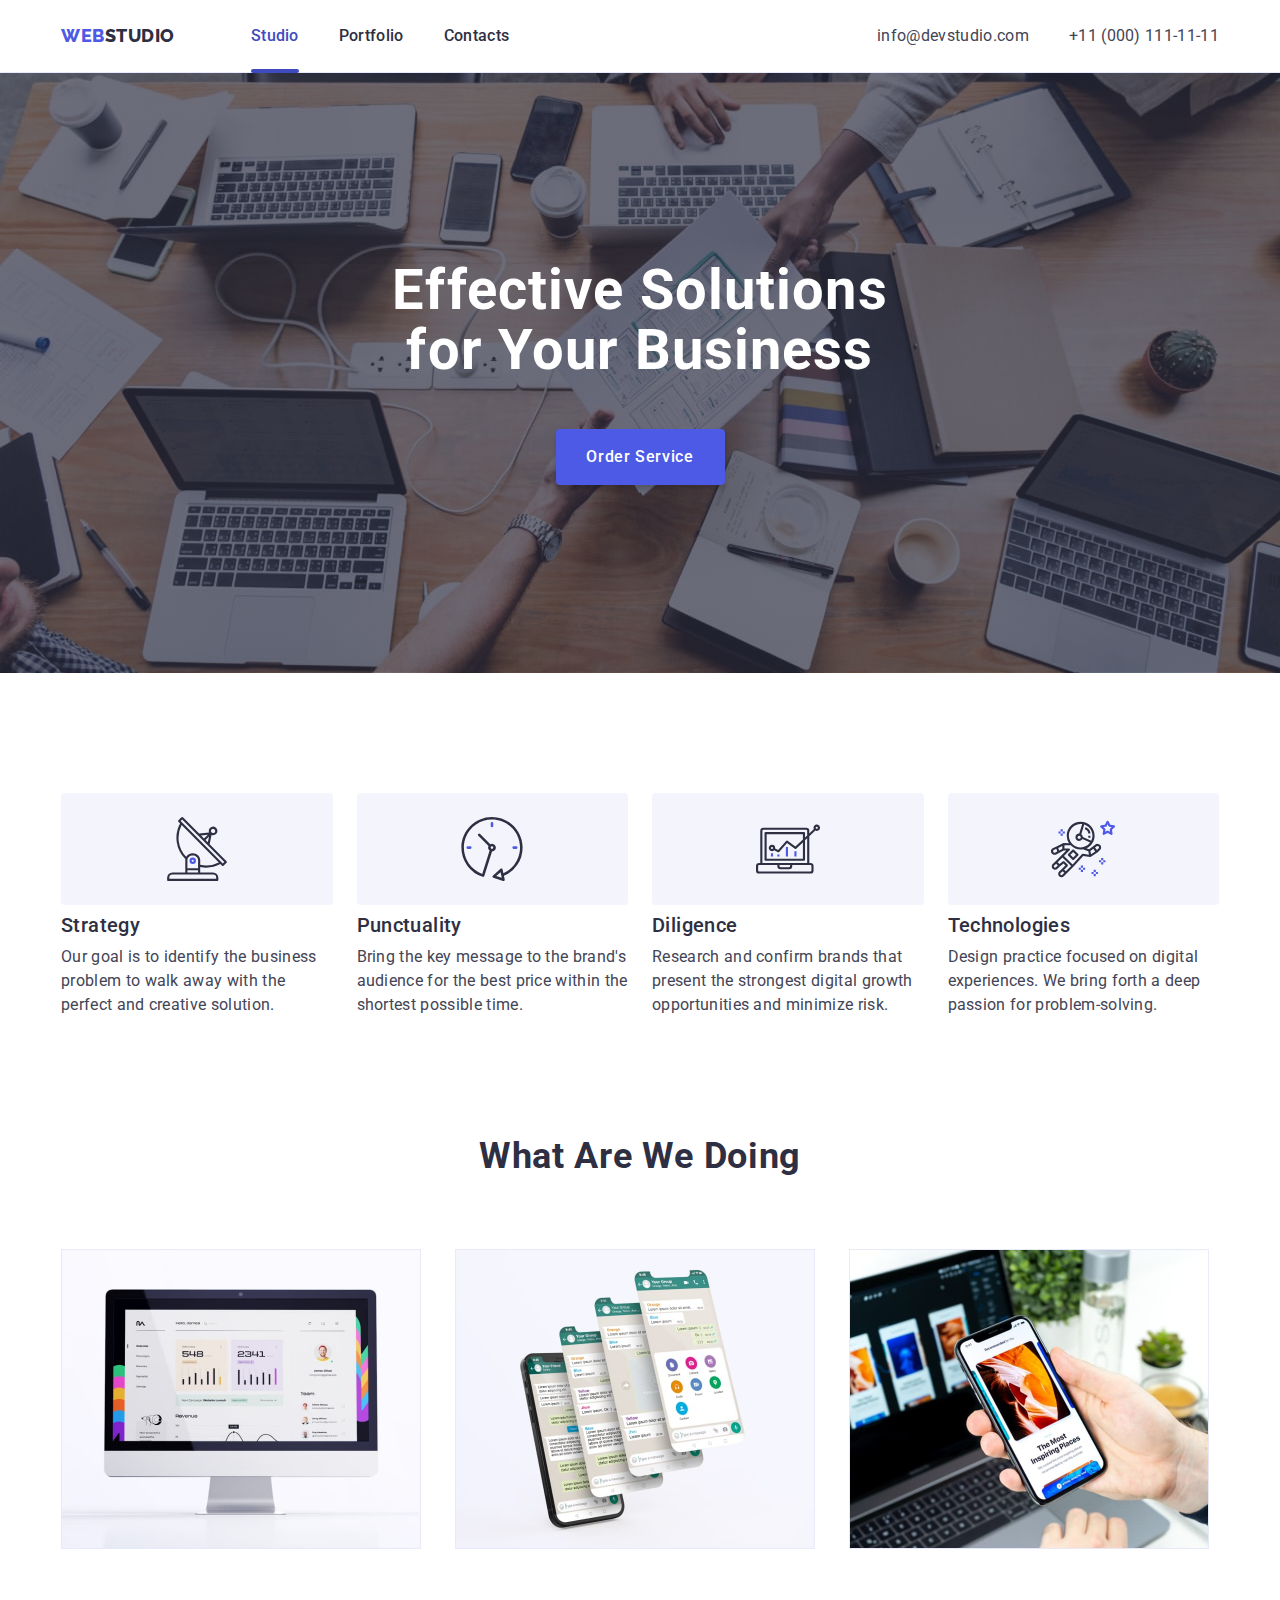
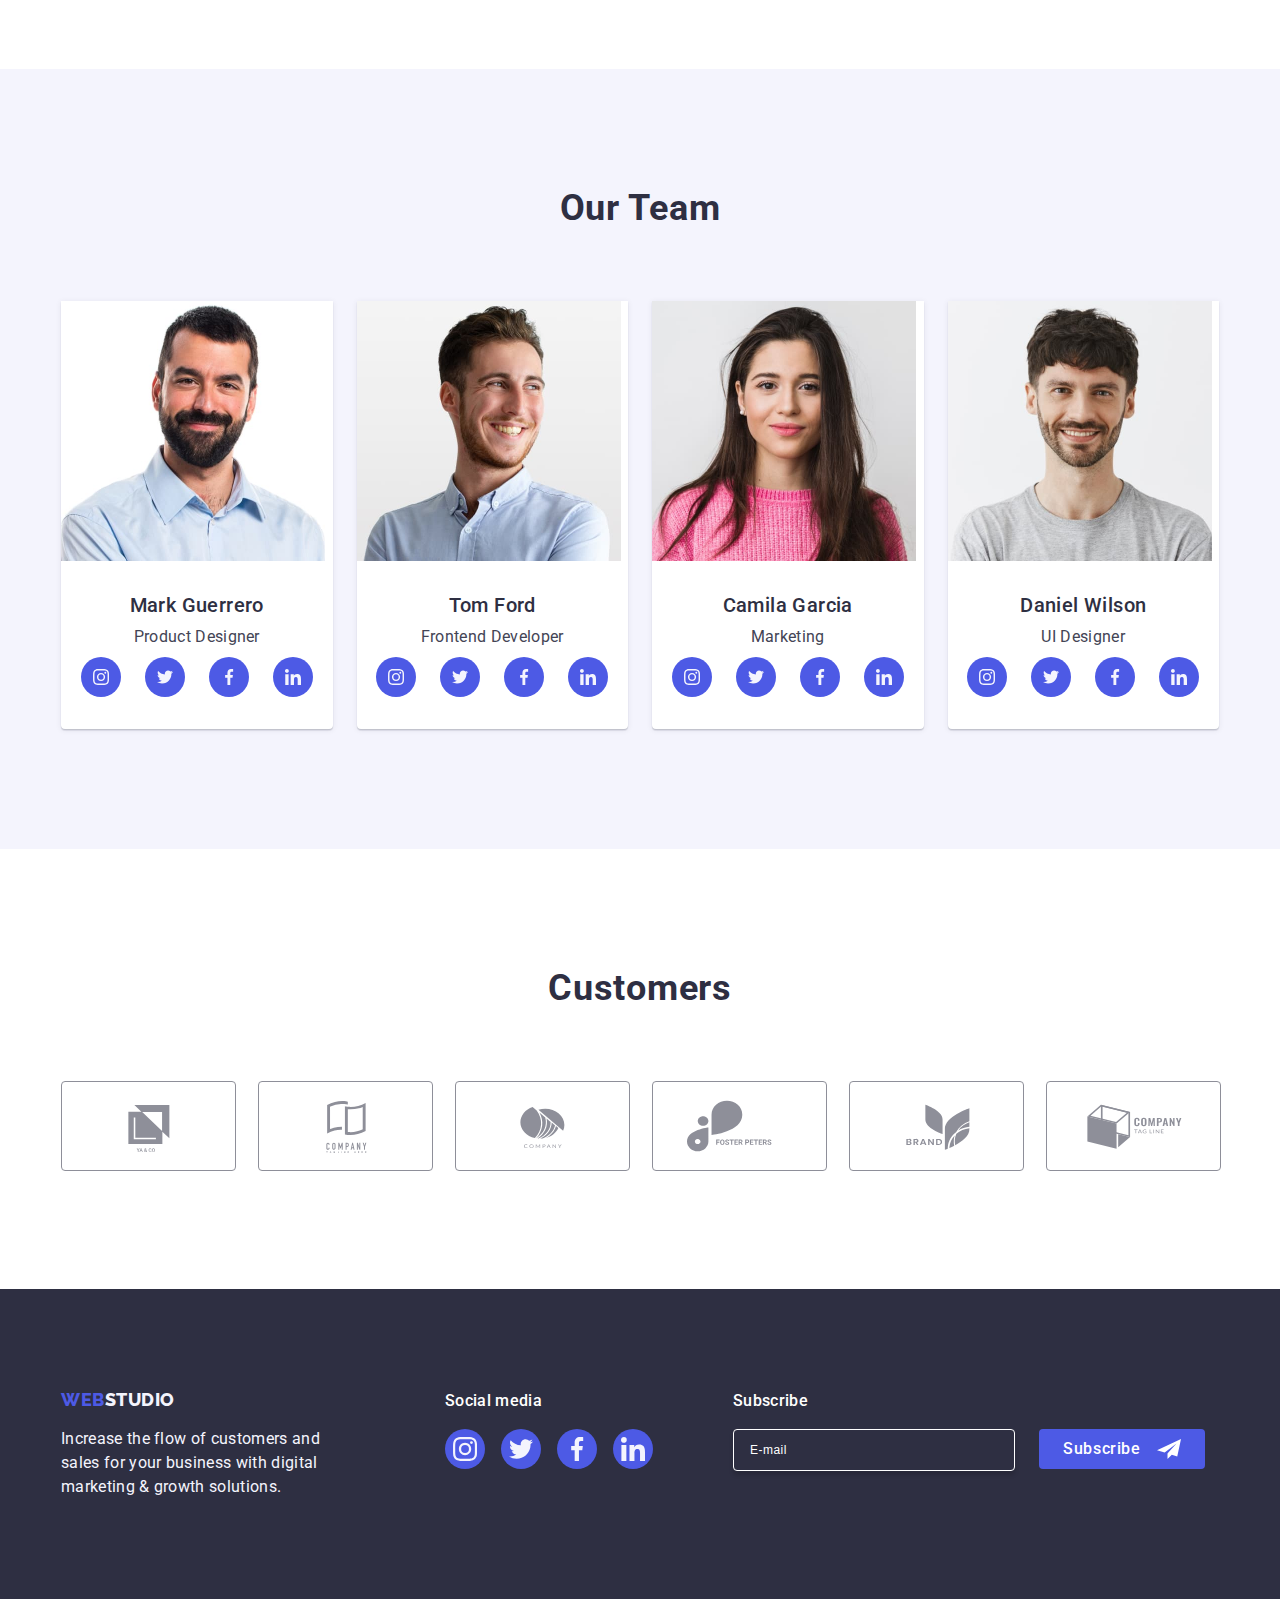
<file: index.html>
<!DOCTYPE html>
<html lang="en">
  <head>
    <meta charset="UTF-8" />
    <meta name="viewport" content="width=device-width, initial-scale=1.0" />
    <title>hw6 - main page</title>
    <link
      rel="stylesheet"
      href="https://cdnjs.cloudflare.com/ajax/libs/modern-normalize/2.0.0/modern-normalize.min.css"
      integrity="sha512-4xo8blKMVCiXpTaLzQSLSw3KFOVPWhm/TRtuPVc4WG6kUgjH6J03IBuG7JZPkcWMxJ5huwaBpOpnwYElP/m6wg=="
      crossorigin="anonymous"
      referrerpolicy="no-referrer"
    />
    <link rel="stylesheet" href="./css/styles.css" />
    <link rel="preconnect" href="https://fonts.googleapis.com" />
    <link rel="preconnect" href="https://fonts.gstatic.com" crossorigin />
    <link
      rel="stylesheet"
      href="https://fonts.googleapis.com/css2?family=Raleway:wght@800&family=Roboto:wght@400;500;700;900&display=swap"
    />
    <style>
      body {
        font-family: 'Roboto', sans-serif;
        color: #434455;
        background-color: #ffffff;
      }
    </style>
  </head>

  <body>
    <header class="header">
      <div class="container header-layout">
        <nav class="navigation">
          <a class="logo link" href="./index.html"
            >Web<span class="logo-span">Studio</span></a
          >
          <ul class="list page-navigation">
            <li><a class="link is-active" href="./index.html">Studio</a></li>
            <li><a class="link" href="./portfolio.html">Portfolio</a></li>
            <li><a class="link" href="">Contacts</a></li>
          </ul>
        </nav>

        <address class="address">
          <ul class="list address-list">
            <li>
              <a class="link contact-link" href="mailto:info@devstudio.com"
                >info@devstudio.com</a
              >
            </li>
            <li>
              <a class="link contact-link" href="tel:+110001111111"
                >+11 (000) 111-11-11</a
              >
            </li>
          </ul>
        </address>
      </div>
    </header>

    <main>
      <section class="section heading">
        <div class="container heading-layout">
          <h1 class="main-heading">Effective Solutions for Your Business</h1>
          <button class="button modal-btn" type="button" data-modal-open>
            Order Service
          </button>
        </div>
      </section>

      <section class="section solutions">
        <div class="container solutions-layout">
          <h2 class="secondary-heading visually-hidden">lorem ipsum</h2>
          <ul class="list">
            <li class="solution">
              <div class="solutions-icon">
                <svg width="64" height="64">
                  <use href="./images/icons.svg#icon-antenna"></use>
                </svg>
              </div>
              <h3 class="tertiary-heading">Strategy</h3>
              <p class="paragraph">
                Our goal is to identify the business problem to walk away with
                the perfect and creative solution.
              </p>
            </li>
            <li class="solution">
              <div class="solutions-icon">
                <svg width="64" height="64">
                  <use href="./images/icons.svg#icon-clock"></use>
                </svg>
              </div>
              <h3 class="tertiary-heading">Punctuality</h3>
              <p class="paragraph">
                Bring the key message to the brand's audience for the best price
                within the shortest possible time.
              </p>
            </li>
            <li class="solution">
              <div class="solutions-icon">
                <svg width="64" height="64">
                  <use href="./images/icons.svg#icon-diagram"></use>
                </svg>
              </div>
              <h3 class="tertiary-heading">Diligence</h3>
              <p class="paragraph">
                Research and confirm brands that present the strongest digital
                growth opportunities and minimize risk.
              </p>
            </li>
            <li class="solution">
              <div class="solutions-icon">
                <svg width="64" height="64">
                  <use href="./images/icons.svg#icon-astronaut"></use>
                </svg>
              </div>
              <h3 class="tertiary-heading">Technologies</h3>
              <p class="paragraph">
                Design practice focused on digital experiences. We bring forth a
                deep passion for problem-solving.
              </p>
            </li>
          </ul>
        </div>
      </section>

      <section class="section products">
        <div class="container products-layout">
          <h2 class="secondary-heading">What are we doing</h2>
          <ul class="list">
            <li class="product">
              <img
                src="./images/What-Are-We-Doing/apple-imac.jpg"
                alt="apple imac"
                width="360"
              />
            </li>
            <li class="product">
              <img
                src="./images/What-Are-We-Doing/cascading-smartphone-screen.jpg"
                alt="cascading smartphone screen"
                width="360"
              />
            </li>
            <li class="product">
              <img
                src="./images/What-Are-We-Doing/laptop-and-smartphone.jpg"
                alt="laptop and smartphone"
                width="360"
              />
            </li>
          </ul>
        </div>
      </section>

      <section class="section team">
        <div class="container team-layout">
          <h2 class="secondary-heading">Our Team</h2>
          <ul class="list">
            <li class="team-member">
              <img
                src="./images/Our-Team/marc-guerrero's-photo.jpg"
                alt="man in a blue shirt with short stubble and a half smile"
                width="264"
              />
              <div class="t-member">
                <h3 class="tertiary-heading">Mark Guerrero</h3>
                <p class="paragraph">Product Designer</p>
                <ul class="team-socials">
                  <li class="team-socials-item">
                    <a class="socials-link team-socials-link" href="">
                      <svg width="16" height="16" class="socials-icon">
                        <use href="./images/icons.svg#icon-instagram"></use>
                      </svg>
                    </a>
                  </li>
                  <li class="team-socials-item">
                    <a class="socials-link team-socials-link" href="">
                      <svg width="16" height="16" class="socials-icon">
                        <use href="./images/icons.svg#icon-twitter"></use>
                      </svg>
                    </a>
                  </li>
                  <li class="team-socials-item">
                    <a class="socials-link team-socials-link" href="">
                      <svg width="16" height="16" class="socials-icon">
                        <use href="./images/icons.svg#icon-facebook"></use>
                      </svg>
                    </a>
                  </li>
                  <li class="team-socials-item">
                    <a class="socials-link team-socials-link" href="">
                      <svg width="16" height="16" class="socials-icon">
                        <use href="./images/icons.svg#icon-linkedin"></use>
                      </svg>
                    </a>
                  </li>
                </ul>
              </div>
            </li>
            <li class="team-member">
              <img
                src="./images/Our-Team/tom-ford's-photo.jpg"
                alt="smiling short haired man in a blue shirt"
                width="264"
              />
              <div class="t-member">
                <h3 class="tertiary-heading">Tom Ford</h3>
                <p class="paragraph">Frontend Developer</p>
                <ul class="team-socials">
                  <li class="team-socials-item">
                    <a class="socials-link team-socials-link" href="">
                      <svg width="16" height="16" class="socials-icon">
                        <use href="./images/icons.svg#icon-instagram"></use>
                      </svg>
                    </a>
                  </li>
                  <li class="team-socials-item">
                    <a class="socials-link team-socials-link" href="">
                      <svg width="16" height="16" class="socials-icon">
                        <use href="./images/icons.svg#icon-twitter"></use>
                      </svg>
                    </a>
                  </li>
                  <li class="team-socials-item">
                    <a class="socials-link team-socials-link" href="">
                      <svg width="16" height="16" class="socials-icon">
                        <use href="./images/icons.svg#icon-facebook"></use>
                      </svg>
                    </a>
                  </li>
                  <li class="team-socials-item">
                    <a class="socials-link team-socials-link" href="">
                      <svg width="16" height="16" class="socials-icon">
                        <use href="./images/icons.svg#icon-linkedin"></use>
                      </svg>
                    </a>
                  </li>
                </ul>
              </div>
            </li>
            <li class="team-member">
              <img
                src="./images/Our-Team/camila-garcia's-photo.jpg"
                alt="long haired woman in a pink sweater"
                width="264"
              />
              <div class="t-member">
                <h3 class="tertiary-heading">Camila Garcia</h3>
                <p class="paragraph">Marketing</p>
                <ul class="team-socials">
                  <li class="team-socials-item">
                    <a class="socials-link team-socials-link" href="">
                      <svg width="16" height="16" class="socials-icon">
                        <use href="./images/icons.svg#icon-instagram"></use>
                      </svg>
                    </a>
                  </li>
                  <li class="team-socials-item">
                    <a class="socials-link team-socials-link" href="">
                      <svg width="16" height="16" class="socials-icon">
                        <use href="./images/icons.svg#icon-twitter"></use>
                      </svg>
                    </a>
                  </li>
                  <li class="team-socials-item">
                    <a class="socials-link team-socials-link" href="">
                      <svg width="16" height="16" class="socials-icon">
                        <use href="./images/icons.svg#icon-facebook"></use>
                      </svg>
                    </a>
                  </li>
                  <li class="team-socials-item">
                    <a class="socials-link team-socials-link" href="">
                      <svg width="16" height="16" class="socials-icon">
                        <use href="./images/icons.svg#icon-linkedin"></use>
                      </svg>
                    </a>
                  </li>
                </ul>
              </div>
            </li>
            <li class="team-member">
              <img
                src="./images/Our-Team/daniel-wilson's-photo.jpg"
                alt="man in grey t shirt with short tangled hair"
                width="264"
              />
              <div class="t-member">
                <h3 class="tertiary-heading">Daniel Wilson</h3>
                <p class="paragraph">UI Designer</p>
                <ul class="team-socials">
                  <li class="team-socials-item">
                    <a class="socials-link team-socials-link" href="">
                      <svg width="16" height="16" class="socials-icon">
                        <use href="./images/icons.svg#icon-instagram"></use>
                      </svg>
                    </a>
                  </li>
                  <li class="team-socials-item">
                    <a class="socials-link team-socials-link" href="">
                      <svg width="16" height="16" class="socials-icon">
                        <use href="./images/icons.svg#icon-twitter"></use>
                      </svg>
                    </a>
                  </li>
                  <li class="team-socials-item">
                    <a class="socials-link team-socials-link" href="">
                      <svg width="16" height="16" class="socials-icon">
                        <use href="./images/icons.svg#icon-facebook"></use>
                      </svg>
                    </a>
                  </li>
                  <li class="team-socials-item">
                    <a class="socials-link team-socials-link" href="">
                      <svg width="16" height="16" class="socials-icon">
                        <use href="./images/icons.svg#icon-linkedin"></use>
                      </svg>
                    </a>
                  </li>
                </ul>
              </div>
            </li>
          </ul>
        </div>
      </section>

      <section class="section customers">
        <div class="container customers-layout">
          <h2 class="secondary-heading">Customers</h2>
          <ul class="customers-list">
            <li class="customer">
              <a class="customers-link" href="">
                <svg width="104" height="56" class="customers-icon">
                  <use href="./images/icons.svg#icon-logo-1"></use>
                </svg>
              </a>
            </li>
            <li class="customer">
              <a class="customers-link" href="">
                <svg width="104" height="56" class="customers-icon">
                  <use href="./images/icons.svg#icon-logo-2"></use>
                </svg>
              </a>
            </li>
            <li class="customer">
              <a class="customers-link" href="">
                <svg width="104" height="56" class="customers-icon">
                  <use href="./images/icons.svg#icon-logo-3"></use>
                </svg>
              </a>
            </li>
            <li class="customer">
              <a class="customers-link" href="">
                <svg width="104" height="56" class="customers-icon">
                  <use href="./images/icons.svg#icon-logo-4"></use>
                </svg>
              </a>
            </li>
            <li class="customer">
              <a class="customers-link" href="">
                <svg width="104" height="56" class="customers-icon">
                  <use href="./images/icons.svg#icon-logo-5"></use>
                </svg>
              </a>
            </li>
            <li class="customer">
              <a class="customers-link" href="">
                <svg width="104" height="56" class="customers-icon">
                  <use href="./images/icons.svg#icon-logo-6"></use>
                </svg>
              </a>
            </li>
          </ul>
        </div>
      </section>
    </main>

    <footer class="footer">
      <div class="container footer-container">
        <div class="footer-layout">
          <a class="logo link" href="./index.html"
            >Web<span class="logo-span-two">Studio</span></a
          >
          <p class="paragraph">
            Increase the flow of customers and sales for your business with
            digital marketing & growth solutions.
          </p>
        </div>

        <div class="footer-social-media">
          <p class="paragraph social-paragraph">Social media</p>
          <ul class="footer-socials">
            <li class="footer-socials-item">
              <a class="socials-link footer-socials-link" href="">
                <svg width="24" height="24" class="footer-socials-icon">
                  <use href="./images/icons.svg#icon-instagram"></use>
                </svg>
              </a>
            </li>
            <li class="footer-socials-item">
              <a class="socials-link footer-socials-link" href="">
                <svg width="24" height="24" class="footer-socials-icon">
                  <use href="./images/icons.svg#icon-twitter"></use>
                </svg>
              </a>
            </li>
            <li class="footer-socials-item">
              <a class="socials-link footer-socials-link" href="">
                <svg width="24" height="24" class="footer-socials-icon">
                  <use href="./images/icons.svg#icon-facebook"></use>
                </svg>
              </a>
            </li>
            <li class="footer-socials-item">
              <a class="socials-link footer-socials-link" href="">
                <svg width="24" height="24" class="footer-socials-icon">
                  <use href="./images/icons.svg#icon-linkedin"></use>
                </svg>
              </a>
            </li>
          </ul>
        </div>

        <div class="form-div">
          <p class="paragraph footer-sbscr-paragraph">Subscribe</p>
          <form class="footer-form">
            <label class="footer-label" for="subscribe">
              <input
                class="footer-input"
                id="subscribe"
                type="email"
                name="subscribe"
                placeholder="E-mail"
                required
              />
            </label>
            <button type="submit" class="button sbscr-button">
              Subscribe
              <svg class="sbscr-icon" width="24" height="24">
                <use href="./images/icons.svg#icon-sbscr" />
              </svg>
            </button>
          </form>
        </div>
      </div>
    </footer>

    <div class="backdrop is-hidden" data-modal>
      <div class="modal">
        <button type="button" class="close-btn" data-modal-close>
          <svg width="8" height="8" class="c-btn">
            <use href="./images/icons.svg#icon-close"></use>
          </svg>
        </button>
        <p class="paragraph modal-paragraph">
          Leave your contacts and we will call you back
        </p>
        <form class="modal-form">
          <div class="modal-field">
            <label class="modal-label" for="user-name">Name</label>
            <div class="modal-row">
              <input
                class="modal-input"
                id="user-name"
                name="user-name"
                type="text"
                required
              />
              <svg class="modal-form-icon" width="18" height="24">
                <use href="./images/icons.svg#icon-person" />
              </svg>
            </div>
          </div>
          <div class="modal-field">
            <label class="modal-label" for="user-tel">Phone</label>
            <div class="modal-row">
              <input
                class="modal-input"
                id="user-tel"
                name="tel"
                type="tel"
                required
              />
              <svg class="modal-form-icon" width="18" height="24">
                <use href="./images/icons.svg#icon-phone" />
              </svg>
            </div>
          </div>
          <div class="modal-field">
            <label class="modal-label" for="user-email">Email</label>
            <div class="modal-row">
              <input
                class="modal-input"
                id="user-email"
                name="email"
                type="email"
                required
              />
              <svg class="modal-form-icon" width="18" height="24">
                <use href="./images/icons.svg#icon-email" />
              </svg>
            </div>
          </div>
          <div class="modal-textfield">
            <label class="modal-label" for="user-comment">Comment</label>
            <textarea
              class="modal-input textarea"
              name="user-comment"
              id="user-comment"
              rows="5"
              placeholder="Text input"
              required
            ></textarea>
          </div>
          <div class="priv-policy">
            <input
              class="priv-policy-input visually-hidden"
              id="user-privacy"
              type="checkbox"
              value="true"
              name="user-privacy"
              required
            />
            <label class="priv-policy-label" for="user-privacy">
              <span class="priv-policy-span">
                <svg class="priv-policy-icon" width="10" height="8">
                  <use href="./images/icons.svg#icon-checkbox" />
                </svg>
              </span>
              I accept the terms and conditions of the
              <a class="priv-policy-link" href="">Privacy Policy</a>
            </label>
          </div>
          <button type="submit" class="button modal-btn">Send</button>
        </form>
      </div>
    </div>

    <script src="./js/modal.js"></script>
  </body>
</html>
</file>
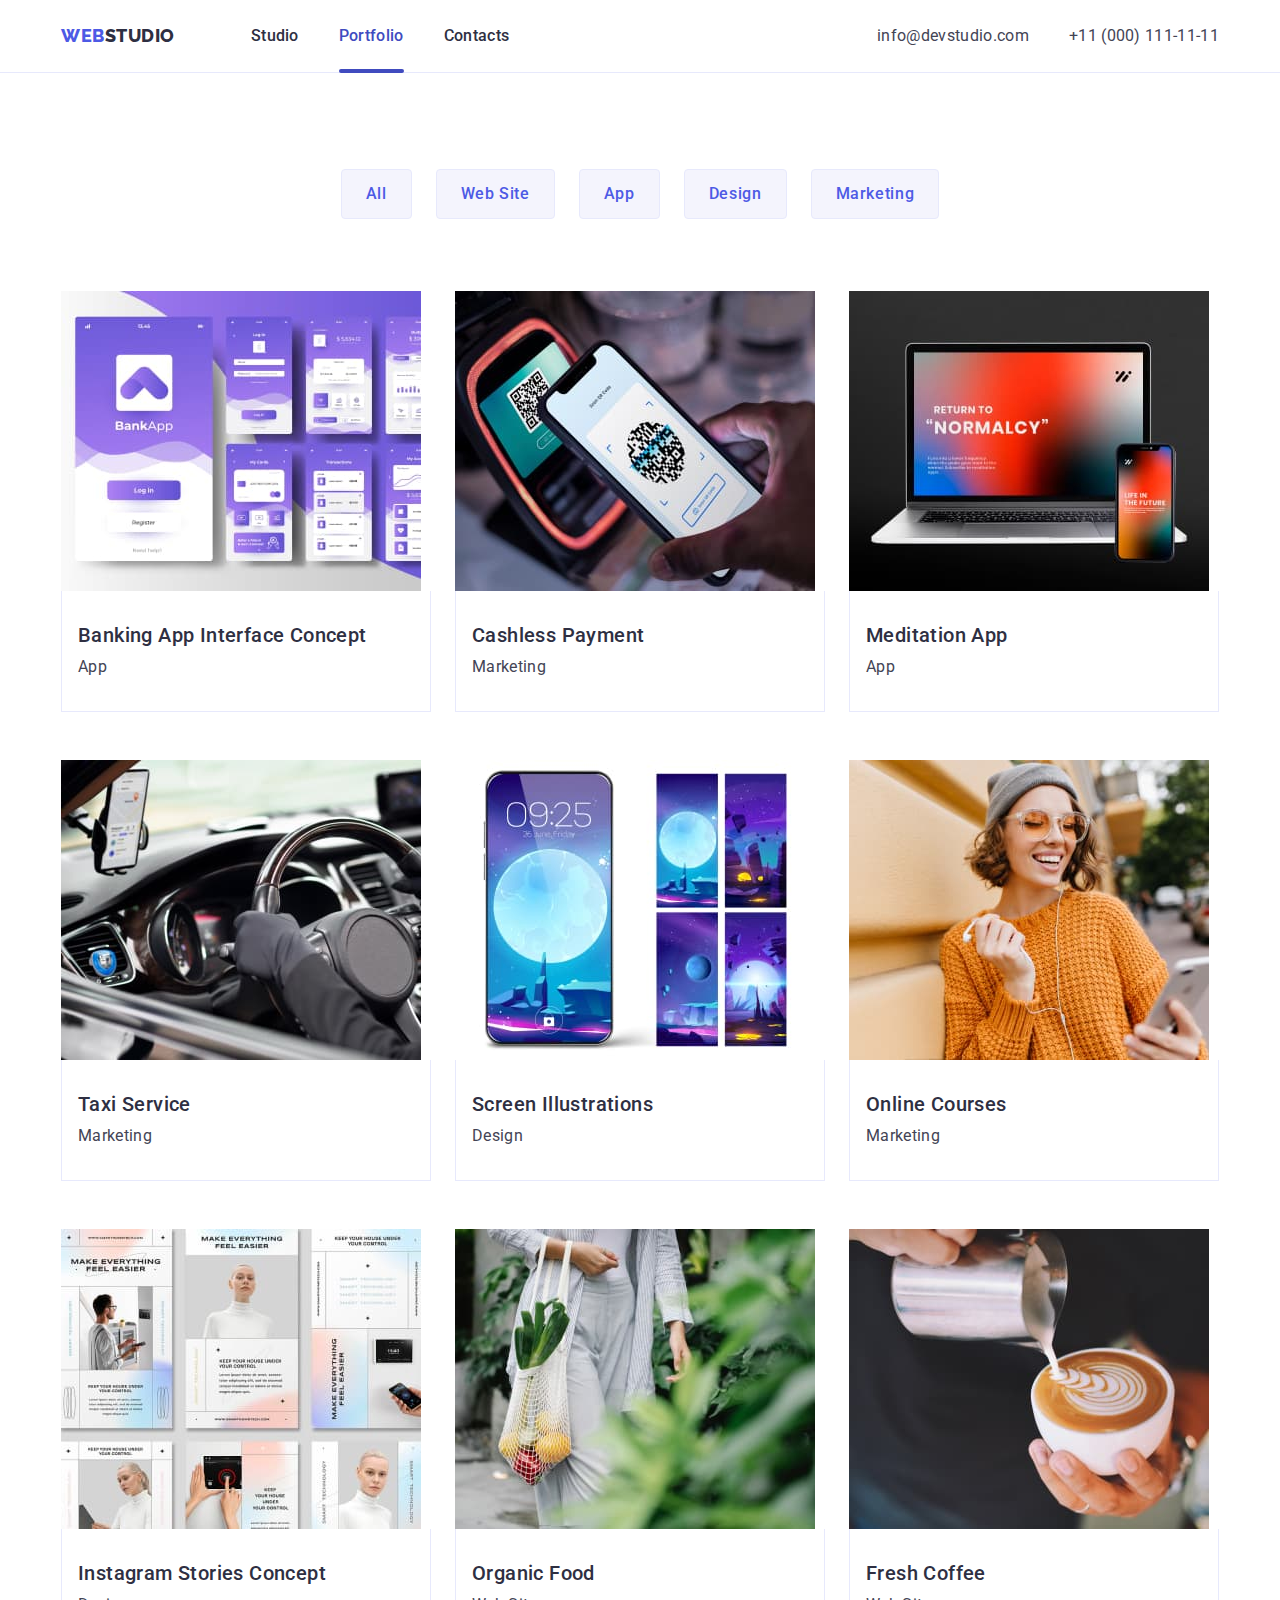
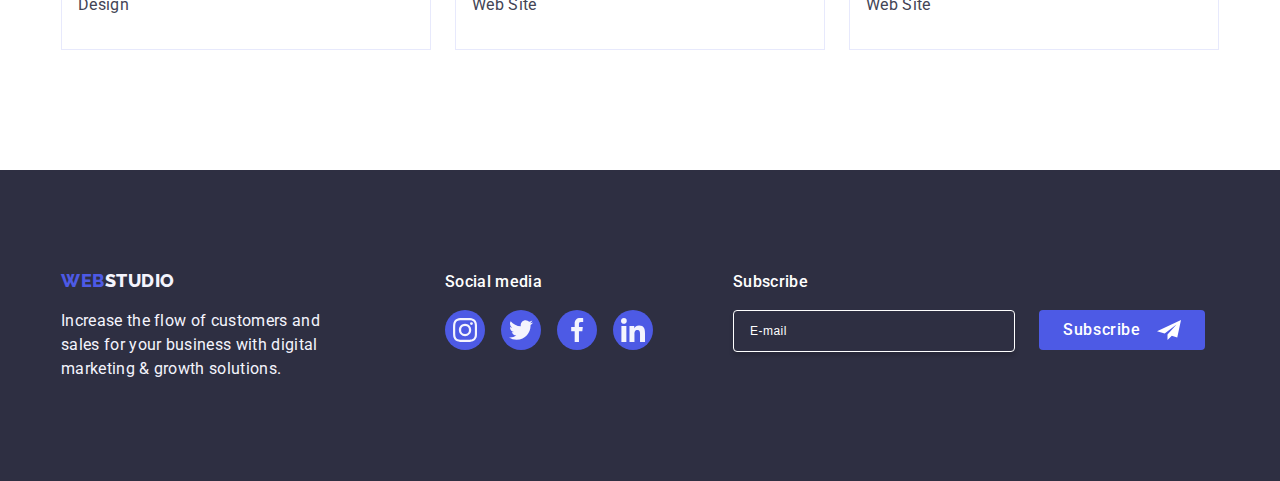
<file: portfolio.html>
<!DOCTYPE html>
<html lang="en">
  <head>
    <meta charset="UTF-8" />
    <meta name="viewport" content="width=device-width, initial-scale=1.0" />
    <title>hw6 - portfolio</title>
    <link
      rel="stylesheet"
      href="https://cdnjs.cloudflare.com/ajax/libs/modern-normalize/2.0.0/modern-normalize.min.css"
      integrity="sha512-4xo8blKMVCiXpTaLzQSLSw3KFOVPWhm/TRtuPVc4WG6kUgjH6J03IBuG7JZPkcWMxJ5huwaBpOpnwYElP/m6wg=="
      crossorigin="anonymous"
      referrerpolicy="no-referrer"
    />
    <link rel="stylesheet" href="./css/styles.css" />
    <link rel="preconnect" href="https://fonts.googleapis.com" />
    <link rel="preconnect" href="https://fonts.gstatic.com" crossorigin />
    <link
      rel="stylesheet"
      href="https://fonts.googleapis.com/css2?family=Raleway:wght@800&family=Roboto:wght@400;500;700;900&display=swap"
    />
    <style>
      body {
        font-family: 'Roboto', sans-serif;
        color: #434455;
      }
    </style>
  </head>

  <body>
    <header class="header">
      <div class="container header-layout">
        <nav class="navigation">
          <a class="logo link" href="./index.html"
            >Web<span class="logo-span">Studio</span></a
          >
          <ul class="list page-navigation">
            <li><a class="link" href="./index.html">Studio</a></li>
            <li>
              <a class="link is-active" href="./portfolio.html">Portfolio</a>
            </li>
            <li><a class="link" href="">Contacts</a></li>
          </ul>
        </nav>

        <address class="address">
          <ul class="list address-list">
            <li>
              <a class="link contact-link" href="mailto:info@devstudio.com"
                >info@devstudio.com</a
              >
            </li>
            <li>
              <a class="link contact-link" href="tel:+110001111111"
                >+11 (000) 111-11-11</a
              >
            </li>
          </ul>
        </address>
      </div>
    </header>

    <main>
      <section class="section portfolio">
        <div class="container portfolio-layout">
          <h1 class="visually-hidden">lorem ipsum</h1>
          <ul class="list button-list">
            <li><button class="p-button" type="button">All</button></li>
            <li><button class="p-button" type="button">Web Site</button></li>
            <li><button class="p-button" type="button">App</button></li>
            <li><button class="p-button" type="button">Design</button></li>
            <li><button class="p-button" type="button">Marketing</button></li>
          </ul>

          <ul class="list cards-list">
            <li class="card">
              <a class="link cards-link" href="">
                <div class="card-box">
                  <img
                    src="./images/Portfolio/banking-app.jpg"
                    alt="banking app with purple color palette"
                    width="360"
                  />
                  <p class="card-box-description">
                    14 Stylish and User-Friendly App Design Concepts · Task
                    Manager App · Calorie Tracker App · Exotic Fruit Ecommerce
                    App · Cloud Storage App
                  </p>
                </div>
                <div class="a-card">
                  <h2 class="tertiary-heading">
                    Banking App Interface Concept
                  </h2>
                  <p class="paragraph">App</p>
                </div>
              </a>
            </li>
            <li class="card">
              <a class="link cards-link" href="">
                <div class="card-box">
                  <img
                    src="./images/Portfolio/cashless-payment.jpg"
                    alt="telephone application enabling cashless payments"
                    width="360"
                  />
                  <p class="card-box-description">
                    14 Stylish and User-Friendly App Design Concepts · Task
                    Manager App · Calorie Tracker App · Exotic Fruit Ecommerce
                    App · Cloud Storage App
                  </p>
                </div>
                <div class="a-card">
                  <h2 class="tertiary-heading">Cashless Payment</h2>
                  <p class="paragraph">Marketing</p>
                </div>
              </a>
            </li>
            <li class="card">
              <a class="link cards-link" href="">
                <div class="card-box">
                  <img
                    src="./images/Portfolio/meditation-app.jpg"
                    alt="laptop and smartphone"
                    width="360"
                  />
                  <p class="card-box-description">
                    14 Stylish and User-Friendly App Design Concepts · Task
                    Manager App · Calorie Tracker App · Exotic Fruit Ecommerce
                    App · Cloud Storage App
                  </p>
                </div>
                <div class="a-card">
                  <h2 class="tertiary-heading">Meditation App</h2>
                  <p class="paragraph">App</p>
                </div>
              </a>
            </li>
            <li class="card">
              <a class="link cards-link" href="">
                <div class="card-box">
                  <img
                    src="./images/Portfolio/taxi-service.jpg"
                    alt="close up of a car dashboard"
                    width="360"
                  />
                  <p class="card-box-description">
                    14 Stylish and User-Friendly App Design Concepts · Task
                    Manager App · Calorie Tracker App · Exotic Fruit Ecommerce
                    App · Cloud Storage App
                  </p>
                </div>
                <div class="a-card">
                  <h2 class="tertiary-heading">Taxi Service</h2>
                  <p class="paragraph">Marketing</p>
                </div>
              </a>
            </li>
            <li class="card">
              <a class="link cards-link" href="">
                <div class="card-box">
                  <img
                    src="./images/Portfolio/screen-illustration.jpg"
                    alt="smartphone and wallpaper designs"
                    width="360"
                  />
                  <p class="card-box-description">
                    14 Stylish and User-Friendly App Design Concepts · Task
                    Manager App · Calorie Tracker App · Exotic Fruit Ecommerce
                    App · Cloud Storage App
                  </p>
                </div>
                <div class="a-card">
                  <h2 class="tertiary-heading">Screen Illustrations</h2>
                  <p class="paragraph">Design</p>
                </div>
              </a>
            </li>
            <li class="card">
              <a class="link cards-link" href="">
                <div class="card-box">
                  <img
                    src="./images/Portfolio/online-courses.jpg"
                    alt="broadly smiling woman in a gray cap, sunglasses and orange sweater holding a smartphone with headphones"
                    width="360"
                  />
                  <p class="card-box-description">
                    14 Stylish and User-Friendly App Design Concepts · Task
                    Manager App · Calorie Tracker App · Exotic Fruit Ecommerce
                    App · Cloud Storage App
                  </p>
                </div>
                <div class="a-card">
                  <h2 class="tertiary-heading">Online Courses</h2>
                  <p class="paragraph">Marketing</p>
                </div>
              </a>
            </li>
            <li class="card">
              <a class="link cards-link" href="">
                <div class="card-box">
                  <img
                    src="./images/Portfolio/insta-stories-concept.jpg"
                    alt="several concept designs for a smart home advertising brochure"
                    width="360"
                  />
                  <p class="card-box-description">
                    14 Stylish and User-Friendly App Design Concepts · Task
                    Manager App · Calorie Tracker App · Exotic Fruit Ecommerce
                    App · Cloud Storage App
                  </p>
                </div>
                <div class="a-card">
                  <h2 class="tertiary-heading">Instagram Stories Concept</h2>
                  <p class="paragraph">Design</p>
                </div>
              </a>
            </li>
            <li class="card">
              <a class="link cards-link" href="">
                <div class="card-box">
                  <img
                    src="./images/Portfolio/organic-food.jpg"
                    alt="woman in gray clothes carrying a net of fruits and vegetables"
                    width="360"
                  />
                  <p class="card-box-description">
                    14 Stylish and User-Friendly App Design Concepts · Task
                    Manager App · Calorie Tracker App · Exotic Fruit Ecommerce
                    App · Cloud Storage App
                  </p>
                </div>
                <div class="a-card">
                  <h2 class="tertiary-heading">Organic Food</h2>
                  <p class="paragraph">Web Site</p>
                </div>
              </a>
            </li>
            <li class="card">
              <a class="link cards-link" href="">
                <div class="card-box">
                  <img
                    src="./images/Portfolio/fresh-coffee.jpg"
                    alt="strong close up of a barista's hands decorating coffee with cream"
                    width="360"
                  />
                  <p class="card-box-description">
                    14 Stylish and User-Friendly App Design Concepts · Task
                    Manager App · Calorie Tracker App · Exotic Fruit Ecommerce
                    App · Cloud Storage App
                  </p>
                </div>
                <div class="a-card">
                  <h2 class="tertiary-heading">Fresh Coffee</h2>
                  <p class="paragraph">Web Site</p>
                </div>
              </a>
            </li>
          </ul>
        </div>
      </section>
    </main>

    <footer class="footer">
      <div class="container footer-container">
        <div class="footer-layout">
          <a class="logo link" href="./index.html"
            >Web<span class="logo-span-two">Studio</span></a
          >
          <p class="paragraph">
            Increase the flow of customers and sales for your business with
            digital marketing & growth solutions.
          </p>
        </div>

        <div class="footer-social-media">
          <p class="paragraph social-paragraph">Social media</p>
          <ul class="footer-socials">
            <li class="footer-socials-item">
              <a class="socials-link footer-socials-link" href="">
                <svg width="24" height="24" class="footer-socials-icon">
                  <use href="./images/icons.svg#icon-instagram"></use>
                </svg>
              </a>
            </li>
            <li class="footer-socials-item">
              <a class="socials-link footer-socials-link" href="">
                <svg width="24" height="24" class="footer-socials-icon">
                  <use href="./images/icons.svg#icon-twitter"></use>
                </svg>
              </a>
            </li>
            <li class="footer-socials-item">
              <a class="socials-link footer-socials-link" href="">
                <svg width="24" height="24" class="footer-socials-icon">
                  <use href="./images/icons.svg#icon-facebook"></use>
                </svg>
              </a>
            </li>
            <li class="footer-socials-item">
              <a class="socials-link footer-socials-link" href="">
                <svg width="24" height="24" class="footer-socials-icon">
                  <use href="./images/icons.svg#icon-linkedin"></use>
                </svg>
              </a>
            </li>
          </ul>
        </div>

        <div class="form-div">
          <p class="footer-sbscr-paragraph">Subscribe</p>
          <form class="footer-form">
            <label class="footer-label" for="subscribe">
              <input
                class="footer-input"
                id="subscribe"
                type="email"
                name="subscribe"
                placeholder="E-mail"
                required
              />
            </label>
            <button type="submit" class="button sbscr-button">
              Subscribe
              <svg class="sbscr-icon" width="24" height="24">
                <use href="./images/icons.svg#icon-sbscr" />
              </svg>
            </button>
          </form>
        </div>
      </div>
    </footer>
  </body>
</html>
</file>
<file: css/styles.css>
:root {
  --primary-brand-color: #4d5ae5;
  --pressed-state-color: #404bbf;
  --dark-color: #2e2f42;
  --success-color: #31d0aa;
  --text-color: #434455;
  --subtle-text-color: #8e8f99;
  --accent-color: #e7e9fc;
  --light-color: #f4f4fd;
  --modal-overlay-color: #2e2f4266;
  --hero-background-color: #2e2f42;
  --white-background-color: #ffffff;
  --modal-background-color: #fcfcfc;
}

* {
  margin: 0;
  padding: 0;
}

h1,
h2,
h3,
h4,
h5,
h6,
p {
  margin: 0;
}

img {
  display: block;
  max-width: 100%;
  height: auto;
}

button {
  cursor: pointer;
  border: none;
  border-radius: 4px;
}

ul,
ol {
  list-style: none;
  margin: 0;
  padding-left: 0;
}

.link {
  text-decoration: none;
}

.header {
  border-bottom: 1px solid var(--accent-color);
  background-color: var(--white-background-color);
  box-shadow: 0px 2px 1px rgba(46, 47, 66, 0.08),
    0px 1px 1px rgba(46, 47, 66, 0.16), 0px 1px 6px rgba(46, 47, 66, 0.08);
}

.footer {
  background-color: var(--hero-background-color);
  padding-block: 100px;
}

.footer .paragraph {
  color: var(--light-color);
  max-width: 264px;
}

.section {
  padding-block: 120px;
}

.products {
  padding-top: 0px;
  padding-bottom: 120px;
}

.heading {
  padding: 188px 0;
  max-width: 1440px;
  background-color: var(--hero-background-color);
  background-image: linear-gradient(
      rgba(46, 47, 66, 0.7),
      rgba(46, 47, 66, 0.7)
    ),
    url(../images/Effective-Solutions/office-people.jpg);
  background-repeat: no-repeat;
  background-position: center;
  background-size: cover;
  margin: 0 auto;
}

.heading .button {
  display: block;
  min-width: 169px;
  height: 56px;
  border: none;
  border-radius: 4px;
  margin: 0 auto;
  transition: background-color 250ms cubic-bezier(0.4, 0, 0.2, 1);
}

.main-heading {
  color: var(--white-background-color);
  font-size: 56px;
  font-weight: 700;
  line-height: 1.07em;
  letter-spacing: 0.02em;
  text-align: center;
  max-width: 496px;
  margin: 0 auto;
  padding-bottom: 48px;
}

.solutions {
  background-color: var(--white-background-color);
}

.products {
  background-color: var(--white-background-color);
}

.team {
  background-color: var(--light-color);
}

.team-member {
  background-color: var(--white-background-color);
  flex-basis: calc((100% - 72px) / 4);
  border-radius: 0px 0px 4px 4px;
}

.secondary-heading {
  color: var(--dark-color);
  font-size: 36px;
  font-weight: 700;
  line-height: 1.11em;
  letter-spacing: 0.02em;
  text-transform: capitalize;
  text-align: center;
  margin-bottom: 72px;
}

.tertiary-heading {
  color: var(--dark-color);
  font-size: 20px;
  font-weight: 500;
  line-height: 1.2em;
  letter-spacing: 0.02em;
  margin-bottom: 8px;
  text-align: center;
  margin-bottom: 8px;
}

.paragraph {
  color: var(--text-color);
  font-size: 16px;
  line-height: 1.5em;
  letter-spacing: 0.02em;
}

.footer-social-media .social-paragraph {
  font-weight: 500;
  color: var(--white-background-color);
  margin-bottom: 16px;
}

.footer-social-media {
  margin-right: 80px;
}
.portfolio {
  background-color: var(--white-background-color);
  padding-top: 96px;
  padding-bottom: 120px;
}

.link {
  color: var(--primary-brand-color);
  font-size: 18px;
  line-height: 1.17em;
  letter-spacing: 0.03em;
  text-decoration: none;
}

.footer > .link {
  color: var(--primary-brand-color);
}

.list {
  list-style: none;
}

.list .link {
  color: var(--dark-color);
  font-size: 16px;
  font-weight: 500;
  line-height: 1.5em;
  letter-spacing: 0.02em;
  text-decoration: none;
}

.list .link:hover {
  color: var(--pressed-state-color);
}

.list .link:focus {
  color: var(--pressed-state-color);
}

.p-button {
  font-family: 'Roboto', sans-serif;
  color: var(--primary-brand-color);
  background-color: var(--light-color);
  font-size: 16px;
  font-weight: 500;
  line-height: 1.5em;
  letter-spacing: 0.04em;
  cursor: pointer;
  padding-block: 12px;
  padding-inline: 24px;
  border: 1px solid var(--accent-color);
  border-radius: 4px;
  transition: color 250ms cubic-bezier(0.4, 0, 0.2, 1),
    background-color 250ms cubic-bezier(0.4, 0, 0.2, 1),
    border-color 250ms cubic-bezier(0.4, 0, 0.2, 1),
    box-shadow 250ms cubic-bezier(0.4, 0, 0.2, 1);
}

.p-button:hover {
  color: var(--white-background-color);
  background-color: var(--pressed-state-color);
  border: 1px solid transparent;
  box-shadow: 0px 3px 1px rgba(0, 0, 0, 0.1), 0px 2px 1px rgba(0, 0, 0, 0.08),
    0px 2px 2px rgba(0, 0, 0, 0.12);
}

.p-button:focus {
  color: var(--white-background-color);
  background-color: var(--pressed-state-color);
  border: 1px solid transparent;
  box-shadow: 0px 3px 1px rgba(0, 0, 0, 0.1), 0px 2px 1px rgba(0, 0, 0, 0.08),
    0px 2px 2px rgba(0, 0, 0, 0.12);
}

.address {
  font-style: normal;
  padding: 24px 0;
}

.list .contact-link {
  color: var(--text-color);
  font-size: 16px;
  font-weight: 400;
  line-height: 1.5em;
  letter-spacing: 0.02em;
  text-decoration: none;
  transition: color 250ms cubic-bezier(0.4, 0, 0.2, 1);
}

.list .contact-link:hover {
  color: var(--pressed-state-color);
}

.list .contact-link:focus {
  color: var(--pressed-state-color);
}

.button {
  font-family: 'Roboto', sans-serif;
  color: var(--white-background-color);
  background-color: var(--primary-brand-color);
  font-size: 16px;
  font-weight: 500;
  line-height: 1.5em;
  letter-spacing: 0.04em;
  cursor: pointer;
}

.button:hover {
  color: var(--white-background-color);
  background-color: var(--pressed-state-color);
}

.button:focus {
  color: var(--white-background-color);
  background-color: var(--pressed-state-color);
}

.logo {
  color: var(--primary-brand-color);
  font-family: 'Raleway', sans-serif;
  font-size: 18px;
  font-weight: 800;
  line-height: 1.17em;
  letter-spacing: 0.03em;
  text-decoration: none;
  text-transform: uppercase;
  margin-right: 76px;
  display: inline-block;
}

.footer .logo {
  padding-bottom: 17.5px;
}

.logo-span {
  color: var(--dark-color);
}

.logo-span-two {
  color: var(--light-color);
  padding-bottom: 17.5px;
}

.container {
  width: 1158px;
  padding-inline: 15px;
  margin-inline: auto;
}

.header-layout {
  display: flex;
  flex-direction: row;
  align-items: center;
  justify-content: space-between;
}

.page-navigation {
  display: flex;
  align-items: flex-start;
  gap: 40px;
}

.page-navigation .link {
  display: inline-block;
  padding-block: 24px;
}

.address-list {
  display: flex;
  align-items: flex-start;
  gap: 40px;
}

.solutions-layout .list {
  display: flex;
  gap: 24px;
}

.solutions-layout .tertiary-heading {
  text-align: left;
}

.products-layout .list {
  display: flex;
  gap: 24px;
}

.team-layout .list {
  display: flex;
  gap: 24px;
}

.portfolio-layout .button-list {
  display: flex;
  justify-content: center;
  gap: 24px;
  margin-bottom: 72px;
}

.portfolio-layout .cards-list {
  display: flex;
  flex-wrap: wrap;
  column-gap: 24px;
  row-gap: 48px;
}

.portfolio-layout .tertiary-heading {
  text-align: left;
}

.portfolio-layout .cards-list .card {
  width: calc((100% - 48px) / 3);
}

.card .a-card {
  padding: 32px 16px;
  border: 1px solid var(--accent-color);
  border-top: none;
}

.a-card .paragraph {
  font-weight: 400;
}

.visually-hidden {
  position: absolute;
  width: 1px;
  height: 1px;
  margin: -1px;
  border: 0;
  padding: 0;
  white-space: nowrap;
  clip-path: inset(100%);
  clip: rect(0 0 0 0);
  overflow: hidden;
}

.navigation {
  display: flex;
  align-items: center;
}

.solutions-layout .solution {
  flex-basis: calc((100% - 72px) / 4);
}

.product {
  flex-basis: calc((100% - 3 * 16px) / 3);
}

.team-member .t-member > .paragraph {
  text-align: center;
}

.t-member {
  padding: 32px 0px;
}

.team-socials {
  display: flex;
  align-items: center;
  justify-content: center;
  gap: 24px;
  margin-top: 8px;
}

.footer-socials {
  display: flex;
  gap: 16px;
}

.team-socials-item {
  width: 40px;
  height: 40px;
}

.team-socials-link {
  display: block;
  background-color: var(--primary-brand-color);
  border-radius: 50%;
  height: 100%;
  width: 100%;
  display: flex;
  align-items: center;
  justify-content: center;
  transition: background-color 250ms cubic-bezier(0.4, 0, 0.2, 1);
}

.team-socials-link:hover {
  background-color: var(--pressed-state-color);
}

.team-socials-link:focus {
  background-color: var(--pressed-state-color);
}

.footer-container {
  display: flex;
  align-items: baseline;
}

.footer-layout {
  margin-right: 120px;
}

.footer-socials-item {
  width: 40px;
  height: 40px;
}

.footer-socials-link {
  display: flex;
  align-items: center;
  justify-content: center;
  background-color: var(--primary-brand-color);
  border-radius: 50%;
  width: 100%;
  height: 100%;
  transition: background-color 250ms cubic-bezier(0.4, 0, 0.2, 1);
}

.footer-socials-link:hover {
  background-color: var(--success-color);
}

.footer-socials-link:focus {
  background-color: var(--success-color);
}

.socials-icon {
  fill: var(--light-color);
  height: 16px;
  width: 16px;
}

.footer-socials-icon {
  fill: var(--light-color);
  height: 24px;
  width: 24px;
}

.customers-layout .customers-list {
  display: flex;
  gap: 24px;
}

.customer {
  width: calc((100% - 120px) / 6);
  height: 88px;
}

.customers-icon {
  fill: currentColor;
}

.customers-link {
  display: flex;
  align-items: center;
  justify-content: center;
  width: 100%;
  height: 100%;
  color: var(--subtle-text-color);
  border: 1px solid var(--subtle-text-color);
  border-radius: 4px;
  transition: border-color 250ms cubic-bezier(0.4, 0, 0.2, 1),
    color 250ms cubic-bezier(0.4, 0, 0.2, 1);
}

.customers-link:hover {
  color: var(--pressed-state-color);
  border-color: var(--pressed-state-color);
}

.customers-link:focus {
  color: var(--pressed-state-color);
  border-color: var(--pressed-state-color);
}

.solutions-icon {
  display: flex;
  align-items: center;
  justify-content: center;
  height: 112px;
  background-color: var(--light-color);
  border-radius: 4px;
  margin-bottom: 8px;
}

.team-member {
  box-shadow: 0px 1px 6px rgba(46, 47, 66, 0.08),
    0px 1px 1px rgba(46, 47, 66, 0.16), 0px 2px 1px rgba(46, 47, 66, 0.08);
  border-radius: 0px 0px 4px 4px;
}

.cards-link {
  display: block;
  transition: box-shadow 250ms cubic-bezier(0.4, 0, 0.2, 1);
}

.cards-link:hover {
  box-shadow: 0px 1px 6px rgba(46, 47, 66, 0.08),
    0px 1px 1px rgba(46, 47, 66, 0.16), 0px 2px 1px rgba(46, 47, 66, 0.08);
}

.cards-link:focus {
  box-shadow: 0px 1px 6px rgba(46, 47, 66, 0.08),
    0px 1px 1px rgba(46, 47, 66, 0.16), 0px 2px 1px rgba(46, 47, 66, 0.08);
}

.backdrop {
  position: fixed;
  left: 0;
  top: 0;
  width: 100%;
  height: 100%;
  background-color: var(--modal-overlay-color);
  transition: opacity 250ms cubic-bezier(0.4, 0, 0.2, 1),
    visibility 250ms cubic-bezier(0.4, 0, 0.2, 1);
}

.modal {
  position: absolute;
  top: 50%;
  left: 50%;
  transform: translate(-50%, -50%);
  width: 408px;
  min-height: 584px;
  padding: 72px 24px 24px;
  border-radius: 4px;
  background: var(--modal-background-color);
  box-shadow: 0px 2px 1px 0px rgba(0, 0, 0, 0.2),
    0px 1px 3px 0px rgba(0, 0, 0, 0.12), 0px 1px 1px 0px rgba(0, 0, 0, 0.14);
  transition: transform 250ms cubic-bezier(0.4, 0, 0.2, 1);
}

.close-btn {
  display: flex;
  align-items: center;
  justify-content: center;
  background-color: var(--accent-color);
  border: 1px solid rgba(0, 0, 0, 0.1);
  position: absolute;
  top: 24px;
  right: 24px;
  width: 24px;
  height: 24px;
  border-radius: 50%;
  transition: background-color 250ms cubic-bezier(0.4, 0, 0.2, 1),
    border 250ms cubic-bezier(0.4, 0, 0.2, 1);
}

.close-btn:hover {
  background-color: var(--pressed-state-color);
  border: none;
  fill: var(--white-background-color);
}

.close-btn:focus {
  background-color: var(--pressed-state-color);
  border: none;
  fill: var(--white-background-color);
}

.c-btn {
  transition: fill 250ms cubic-bezier(0.4, 0, 0.2, 1);
}

.is-hidden {
  opacity: 0;
  visibility: hidden;
  pointer-events: none;
}

.card-box {
  position: relative;
  overflow: hidden;
}

.card-box-description {
  position: absolute;
  top: 0;
  font-size: 16px;
  line-height: 1.5;
  letter-spacing: 0.02em;
  color: var(--light-color);
  padding: 40px 32px;
  background-color: var(--primary-brand-color);
  height: 100%;
  width: 100%;
  transform: translateY(100%);
  transition: transform 250ms cubic-bezier(0.4, 0, 0.2, 1);
}

.cards-link:hover .card-box-description {
  transform: translateY(0%);
}

.cards-link:focus .card-box-description {
  transform: translateY(0%);
}

.page-navigation .is-active {
  position: relative;
  color: var(--pressed-state-color);
  transition: color 250ms cubic-bezier(0.4, 0, 0.2, 1);
}

.is-active::after {
  content: '';
  position: absolute;
  background-color: var(--pressed-state-color);
  height: 4px;
  bottom: -1px;
  width: 100%;
  left: 0;
  border-radius: 2px;
}

.modal-paragraph {
  color: var(--dark-color);
  text-align: center;
  font-weight: 500;
  margin-bottom: 16px;
}

.modal-field {
  margin-bottom: 8px;
}

.modal-row {
  position: relative;
}

.modal-label {
  color: var(--subtle-text-color);
  display: block;
  font-size: 12px;
  letter-spacing: 0.04em;
  line-height: 1.17;
  margin-bottom: 4px;
}

.modal-input {
  background-color: transparent;
  border: 1px solid var(--modal-overlay-color);
  border-radius: 4px;
  height: 40px;
  outline: transparent;
  padding-left: 38px;
  transition: border-color 250ms cubic-bezier(0.4, 0, 0.2, 1);
  width: 100%;
}

.modal-input:focus {
  border-color: var(--primary-brand-color);
}

.modal-form-icon {
  position: absolute;
  left: 16px;
  top: 50%;
  transform: translateY(-50%);
  transition: fill 250ms cubic-bezier(0.4, 0, 0.2, 1);
}

.modal-input:focus + .modal-form-icon {
  fill: var(--primary-brand-color);
}

.modal-textfield {
  margin-bottom: 16px;
}

.textarea {
  color: var(--modal-overlay-color);
  font-size: 12px;
  height: 120px;
  letter-spacing: 0.04em;
  line-height: 1.17;
  padding: 8px 16px;
  resize: none;
}

.textarea::placeholder {
  color: var(--modal-overlay-color);
  font-size: 12px;
  letter-spacing: 0.03em;
  line-height: 1.17;
}

.priv-policy {
  align-items: center;
  display: flex;
  margin-bottom: 24px;
}

.priv-policy-input {
  border: 1px solid var(--modal-overlay-color);
  border-radius: 4px;
  display: block;
  height: 16px;
  margin-right: 8px;
  width: 16px;
}

.priv-policy-label {
  display: block;
  color: var(--subtle-text-color);
  font-size: 12px;
  letter-spacing: 0.04em;
  line-height: 1.17;
}

.priv-policy-span {
  align-items: center;
  border: 1px solid rgba(46, 47, 66, 0.4);
  border-radius: 2px;
  color: var(--iris);
  display: inline-flex;
  fill: transparent;
  height: 16px;
  justify-content: center;
  margin-right: 8px;
  width: 16px;
  transition: background-color 250ms cubic-bezier(0.4, 0, 0.2, 1),
    border 250ms cubic-bezier(0.4, 0, 0.2, 1),
    fill 250ms cubic-bezier(0.4, 0, 0.2, 1);
}

.priv-policy-input:checked + .priv-policy-label .priv-policy-span {
  background-color: var(--pressed-state-color);
  border: none;
  fill: var(--light-color);
}

.priv-policy-link {
  color: var(--primary-brand-color);
}

.modal-btn {
  background-color: var(--primary-brand-color);
  box-shadow: 0px 4px 4px 0px rgba(0, 0, 0, 0.15);
  color: var(--white-background-color);
  display: block;
  height: 56px;
  transition: background-color 250ms cubic-bezier(0.4, 0, 0.2, 1);
  margin: 0 auto;
  min-width: 169px;
}

.modal-btn:hover {
  background-color: var(--pressed-state-color);
  color: var(--white-background-color);
}

.modal-btn:focus {
  background-color: var(--pressed-state-color);
  color: var(--white-background-color);
}

.footer .footer-sbscr-paragraph {
  display: block;
  color: var(--white-background-color);
  font-weight: 500;
  margin-bottom: 16px;
  line-height: 1.5;
  letter-spacing: 0.02em;
}

.footer-form {
  display: flex;
  gap: 24px;
}

.footer-input {
  background-color: transparent;
  border: 1px solid var(--white-background-color);
  border-radius: 4px;
  box-shadow: 0px 4px 4px 0px rgba(0, 0, 0, 0.15);
  color: var(--white-background-color);
  font-size: 12px;
  height: 40px;
  letter-spacing: 0.04em;
  line-height: 1.5;
  padding-left: 16px;
  width: 264px;
}

.footer-input::placeholder {
  color: var(--white-background-color);
}

.sbscr-button {
  align-items: center;
  background-color: var(--primary-brand-color);
  color: var(--white-background-color);
  display: flex;
  height: 40px;
  justify-content: center;
  min-width: 165px;
  padding: 8px 24px;
  transition: background-color 250ms cubic-bezier(0.4, 0, 0.2, 1);
}

.sbscr-icon {
  fill: var(--white-background-color);
  margin-left: 16px;
}
</file>
